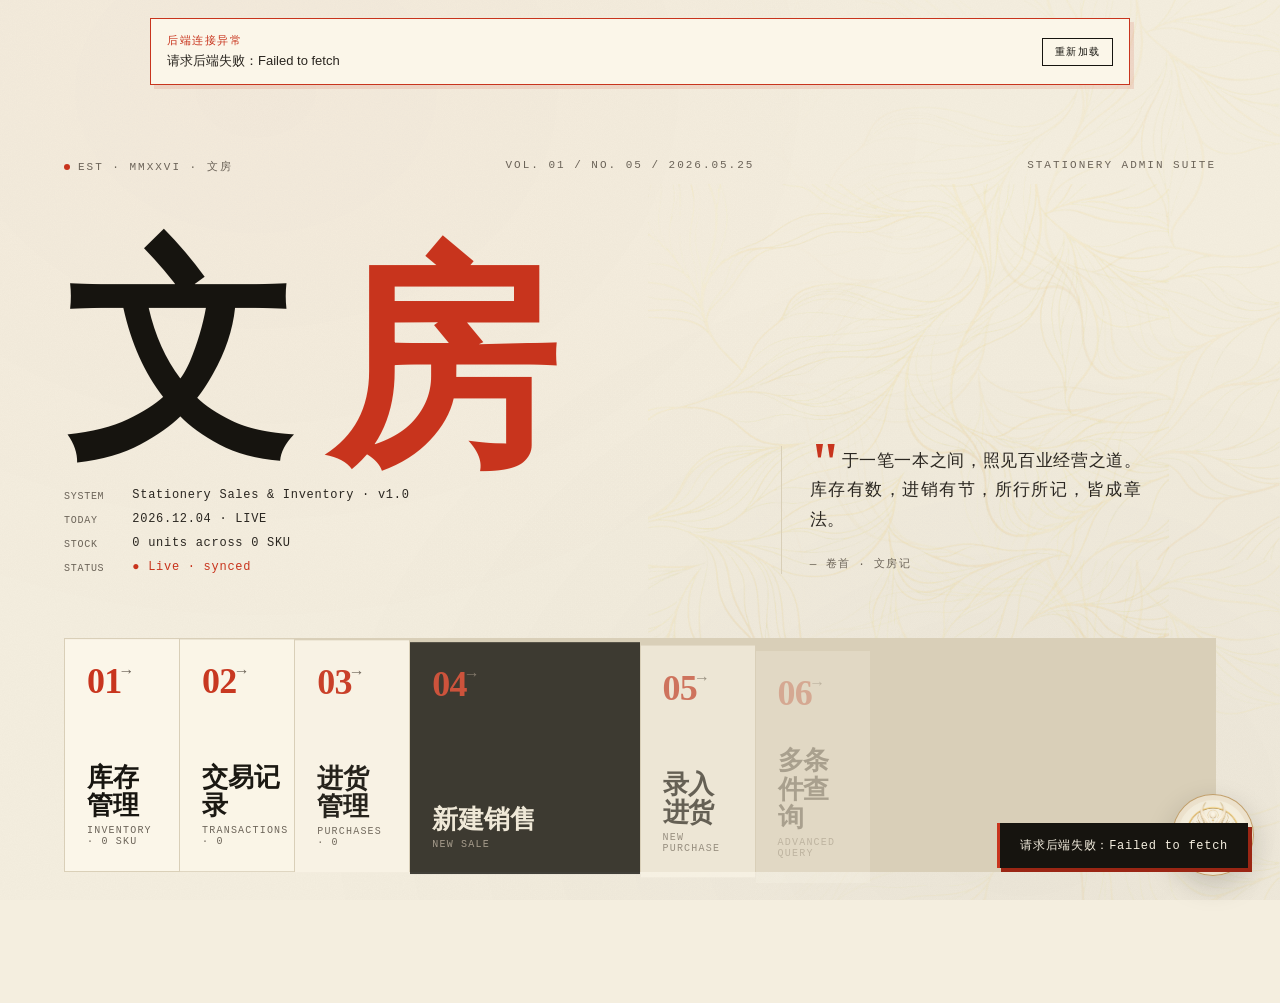
<file: v1.2/frontend/index.html>
<!doctype html>
<html lang="zh-CN">
<head>
<meta charset="UTF-8" />
<title>文房 · 文具销售管理系统</title>
<meta name="viewport" content="width=device-width,initial-scale=1" />
<link rel="stylesheet" href="css/styles.css" />
</head>
<body>
<div id="root"></div>

<script src="vendor/react.development.js" integrity="sha384-hD6/rw4ppMLGNu3tX5cjIb+uRZ7UkRJ6BPkLpg4hAu/6onKUg4lLsHAs9EBPT82L"></script>
<script src="vendor/react-dom.development.js" integrity="sha384-u6aeetuaXnQ38mYT8rp6sbXaQe3NL9t+IBXmnYxwkUI2Hw4bsp2Wvmx4yRQF1uAm"></script>
<script src="vendor/babel.min.js" integrity="sha384-m08KidiNqLdpJqLq95G/LEi8Qvjl/xUYll3QILypMoQ65QorJ9Lvtp2RXYGBFj1y"></script>
<script src="vendor/gsap.min.js"></script>

<script src="js/api.js"></script>
<script type="text/babel" src="js/tweaks-panel.jsx"></script>
<script type="text/babel" src="js/data.jsx"></script>
<script type="text/babel" src="js/ui.jsx"></script>
<script type="text/babel" src="js/assistant.jsx"></script>
<script type="text/babel" src="js/views-welcome.jsx"></script>
<script type="text/babel" src="js/views-tables.jsx"></script>
<script type="text/babel" src="js/views-actions.jsx"></script>
<script type="text/babel" src="js/views-query-stats.jsx"></script>
<script type="text/babel" src="js/app.jsx"></script>
</body>
</html>
</file>
<file: v1.2/frontend/css/styles.css>
/* ============================================
   文房 · Design Tokens
   ============================================ */
:root {
  --paper: #F4EEDF;
  --paper-2: #ECE4D0;
  --paper-3: #FBF6E9;
  --ink: #16140F;
  --ink-2: #2A2620;
  --muted: #6B6358;
  --muted-2: #9A9082;
  --line: #D9CFB8;
  --line-2: #C7BCA0;
  --vermillion: #C8341D;
  --vermillion-deep: #9B2614;
  --jade: #2C5530;
  --gold: #B08545;

  --serif: "Noto Serif SC", "Source Han Serif SC", "Songti SC", serif;
  --sans: "Inter", "Noto Sans SC", "PingFang SC", sans-serif;
  --hans: "Noto Sans SC", "PingFang SC", sans-serif;
  --mono: "JetBrains Mono", "SF Mono", Menlo, monospace;
}

* { box-sizing: border-box; margin: 0; padding: 0; }
html, body { height: 100%; }
body {
  font-family: var(--hans);
  background: var(--paper);
  color: var(--ink);
  font-feature-settings: "ss01", "ss02", "cv11";
  -webkit-font-smoothing: antialiased;
  text-rendering: optimizeLegibility;
  overflow-x: hidden;
}

button { font: inherit; color: inherit; background: none; border: none; cursor: pointer; }
input, select, textarea { font: inherit; color: inherit; }

/* ============================================
   Paper texture overlay
   ============================================ */
.paper-bg {
  position: fixed;
  inset: 0;
  pointer-events: none;
  background-image:
    radial-gradient(ellipse at 20% 10%, rgba(200,52,29,0.025), transparent 50%),
    radial-gradient(ellipse at 80% 90%, rgba(22,20,15,0.04), transparent 50%);
  z-index: 0;
}
.paper-bg::before {
  content: '';
  position: absolute;
  top: 0;
  right: 0;
  width: min(42vw, 560px);
  height: 100%;
  background-image: url("../assets/leaf-vein-watermark.png");
  background-position: right top;
  background-size: 560px auto;
  background-repeat: repeat-y;
  opacity: .085;
  mix-blend-mode: multiply;
  mask-image: linear-gradient(90deg, transparent, rgba(0,0,0,.72) 38%, #000);
}
.paper-bg::after {
  content: '';
  position: absolute;
  inset: 0;
  background-image: url("data:image/svg+xml;utf8,<svg xmlns='http://www.w3.org/2000/svg' width='200' height='200'><filter id='n'><feTurbulence type='fractalNoise' baseFrequency='0.85' numOctaves='2' seed='5'/><feColorMatrix values='0 0 0 0 0.1 0 0 0 0 0.08 0 0 0 0 0.05 0 0 0 0.04 0'/></filter><rect width='100%' height='100%' filter='url(%23n)'/></svg>");
  opacity: 0.5;
  mix-blend-mode: multiply;
}

/* ============================================
   Welcome / Hero
   ============================================ */
.welcome {
  position: relative;
  min-height: 100vh;
  padding: 56px 64px;
  display: grid;
  grid-template-rows: auto 1fr auto;
  gap: 40px;
  z-index: 1;
}
.welcome::before {
  content: '';
  position: absolute;
  top: 9%;
  right: 5%;
  width: min(48vw, 680px);
  aspect-ratio: 1.18;
  pointer-events: none;
  background: center / contain no-repeat url("../assets/leaf-vein-watermark.png");
  opacity: .11;
  mix-blend-mode: multiply;
}
.welcome > * {
  position: relative;
  z-index: 1;
}

.welcome-top {
  display: flex;
  justify-content: space-between;
  align-items: flex-start;
  font-family: var(--mono);
  font-size: 11px;
  letter-spacing: 0.18em;
  text-transform: uppercase;
  color: var(--muted);
}
.welcome-top .stamp {
  display: inline-flex;
  align-items: center;
  gap: 8px;
}
.welcome-top .stamp::before {
  content: '';
  width: 6px; height: 6px; border-radius: 50%;
  background: var(--vermillion);
}

.welcome-hero {
  display: grid;
  grid-template-columns: 1.2fr 0.8fr;
  gap: 64px;
  align-items: end;
  padding: 24px 0;
}
.hero-left { position: relative; }
.hero-title {
  font-family: var(--serif);
  font-weight: 900;
  font-size: clamp(140px, 18vw, 280px);
  line-height: 0.82;
  letter-spacing: -0.04em;
  color: var(--ink);
  display: flex;
  gap: 0.18em;
  align-items: flex-start;
}
.hero-title .ch {
  position: relative;
  display: inline-block;
}
.hero-title .ch:nth-child(1) { transform: translateY(-0.04em); }
.hero-title .hero-room { color: var(--vermillion); }

.hero-meta {
  margin-top: 28px;
  display: grid;
  grid-template-columns: auto 1fr;
  column-gap: 28px;
  row-gap: 10px;
  font-family: var(--mono);
  font-size: 12px;
  letter-spacing: 0.06em;
  color: var(--ink-2);
}
.hero-meta dt { color: var(--muted); text-transform: uppercase; font-size: 10px; padding-top: 3px; }
.hero-meta dd { font-weight: 500; }

.hero-right {
  font-family: var(--serif);
  font-size: 17px;
  line-height: 1.75;
  color: var(--ink-2);
  max-width: 360px;
  text-align: justify;
  border-left: 1px solid var(--line);
  padding-left: 28px;
}
.hero-right .quote-mark {
  font-size: 56px;
  line-height: 0;
  color: var(--vermillion);
  vertical-align: -16px;
  font-weight: 700;
}
.hero-right em {
  display: block;
  margin-top: 20px;
  font-style: normal;
  font-size: 11px;
  font-family: var(--mono);
  color: var(--muted);
  letter-spacing: 0.12em;
  text-transform: uppercase;
}

/* Function grid */
.func-grid {
  display: grid;
  grid-template-columns: repeat(10, minmax(0, 1fr));
  gap: 1px;
  background: var(--line);
  border: 1px solid var(--line);
}
.func-tile {
  background: var(--paper-3);
  padding: 24px 22px;
  display: flex;
  flex-direction: column;
  justify-content: space-between;
  gap: 36px;
  min-height: 168px;
  text-align: left;
  cursor: pointer;
  transition: background .25s ease, transform .25s ease;
  position: relative;
  overflow: hidden;
}
.func-tile:hover {
  background: var(--ink);
  color: var(--paper);
}
.func-tile:hover .tile-num,
.func-tile:hover .tile-arrow { color: var(--vermillion); }
.func-tile.span-2 { grid-column: span 2; }
.func-tile.feature {
  grid-column: span 2;
  grid-row: span 1;
  background: var(--ink);
  color: var(--paper);
}
.func-tile.feature:hover { background: var(--vermillion); }
.func-tile.feature .tile-num { color: var(--vermillion); }
.func-tile.feature:hover .tile-num { color: var(--paper); }

.tile-top {
  display: flex;
  justify-content: space-between;
  align-items: flex-start;
  font-family: var(--mono);
  font-size: 10px;
  letter-spacing: 0.14em;
  text-transform: uppercase;
}
.tile-num {
  font-family: var(--serif);
  font-weight: 700;
  font-size: 36px;
  color: var(--vermillion);
  letter-spacing: -0.02em;
  line-height: 1;
}
.tile-arrow { font-size: 16px; color: var(--muted); }

.tile-bottom { display: flex; flex-direction: column; gap: 4px; }
.tile-label {
  font-family: var(--serif);
  font-size: 26px;
  font-weight: 600;
  letter-spacing: -0.01em;
  line-height: 1.1;
}
.tile-sub {
  font-family: var(--mono);
  font-size: 10px;
  letter-spacing: 0.12em;
  text-transform: uppercase;
  color: var(--muted);
}
.func-tile:hover .tile-sub { color: var(--muted-2); }
.func-tile.feature .tile-sub { color: var(--muted-2); }

.welcome-bottom {
  display: flex;
  justify-content: space-between;
  align-items: end;
  font-family: var(--mono);
  font-size: 10px;
  letter-spacing: 0.14em;
  text-transform: uppercase;
  color: var(--muted);
  border-top: 1px solid var(--line);
  padding-top: 16px;
}
.welcome-bottom .vol {
  font-family: var(--serif);
  font-size: 13px;
  color: var(--ink-2);
  letter-spacing: 0.04em;
  text-transform: none;
}
.welcome-stop {
  font-family: var(--mono);
  font-size: 10px;
  letter-spacing: 0.14em;
  color: var(--muted);
  text-transform: uppercase;
  transition: color .15s ease;
}
.welcome-stop:hover { color: var(--vermillion); }

/* ============================================
   App shell after welcome
   ============================================ */
.app-shell {
  display: grid;
  grid-template-columns: 240px 1fr;
  min-height: 100vh;
  position: relative;
  z-index: 1;
}
.sidebar {
  background: var(--ink);
  color: var(--paper);
  padding: 32px 24px;
  display: flex;
  flex-direction: column;
  gap: 32px;
  position: sticky;
  top: 0;
  height: 100vh;
  overflow-y: auto;
}
.sidebar::after {
  content: '';
  position: absolute;
  right: 0;
  bottom: 0;
  left: 0;
  height: 330px;
  pointer-events: none;
  background: center bottom / 330px auto no-repeat url("../assets/leaf-vein-watermark.png");
  opacity: .09;
  filter: grayscale(1) brightness(1.8);
  mask-image: linear-gradient(180deg, transparent, #000 42%);
}
.sidebar > * {
  position: relative;
  z-index: 1;
}
.sb-brand {
  display: flex;
  flex-direction: column;
  gap: 6px;
  cursor: pointer;
}
.sb-brand .ch {
  font-family: var(--serif);
  font-weight: 900;
  font-size: 38px;
  letter-spacing: 0.18em;
  line-height: 1;
  display: flex;
  gap: 4px;
}
.sb-brand .ch span:last-child { color: var(--vermillion); }
.sb-brand .sb-sub {
  font-family: var(--mono);
  font-size: 9px;
  letter-spacing: 0.22em;
  text-transform: uppercase;
  color: var(--muted-2);
  margin-top: 4px;
}

.sb-section { display: flex; flex-direction: column; gap: 2px; }
.sb-section-title {
  font-family: var(--mono);
  font-size: 9px;
  letter-spacing: 0.22em;
  text-transform: uppercase;
  color: var(--muted-2);
  margin-bottom: 12px;
  padding-left: 4px;
}
.sb-item {
  display: flex;
  align-items: center;
  justify-content: space-between;
  padding: 9px 12px 9px 4px;
  border-radius: 2px;
  font-size: 14px;
  color: rgba(244,238,223,0.7);
  cursor: pointer;
  transition: color .15s ease, background .15s ease;
  position: relative;
}
.sb-item:hover { color: var(--paper); }
.sb-item.active {
  color: var(--paper);
  background: rgba(244,238,223,0.06);
}
.sb-item.active::before {
  content: '';
  position: absolute;
  left: -24px; top: 0; bottom: 0;
  width: 3px;
  background: var(--vermillion);
}
.sb-item .num {
  font-family: var(--mono);
  font-size: 10px;
  color: var(--muted-2);
}
.sb-foot {
  margin-top: auto;
  border-top: 1px solid rgba(244,238,223,0.1);
  padding-top: 16px;
  font-family: var(--mono);
  font-size: 10px;
  letter-spacing: 0.14em;
  color: var(--muted-2);
  text-transform: uppercase;
}
.sb-foot .live {
  display: inline-flex; align-items: center; gap: 6px;
  margin-bottom: 6px;
}
.sb-foot .live::before {
  content: ''; width: 6px; height: 6px; border-radius: 50%;
  background: #4ade80; box-shadow: 0 0 8px #4ade80;
  animation: pulse 2s ease-in-out infinite;
}
.sb-stop {
  margin-top: 8px;
  color: var(--muted-2);
  cursor: pointer;
  transition: color .15s ease;
}
.sb-stop:hover { color: var(--vermillion); }
@keyframes pulse { 0%, 100% { opacity: 1; } 50% { opacity: 0.4; } }

/* Stopped state */
.stopped-screen {
  position: relative;
  z-index: 1;
  min-height: 100vh;
  display: grid;
  place-items: center;
  padding: 40px;
}
.stopped-card {
  width: min(560px, 100%);
  padding: 52px 48px;
  border: 1px solid var(--ink);
  background: var(--paper-3);
  box-shadow: 12px 12px 0 var(--vermillion);
  text-align: center;
}
.stopped-kicker,
.stopped-note {
  font-family: var(--mono);
  font-size: 10px;
  letter-spacing: .16em;
  color: var(--muted);
  text-transform: uppercase;
}
.stopped-mark {
  width: 72px;
  height: 72px;
  margin: 28px auto 22px;
  display: grid;
  place-items: center;
  border: 3px solid var(--vermillion);
  color: var(--vermillion);
  font-family: var(--serif);
  font-size: 38px;
  font-weight: 700;
}
.stopped-card h1 {
  font-family: var(--serif);
  font-size: 44px;
  letter-spacing: -.02em;
}
.stopped-card p {
  margin: 18px auto 26px;
  color: var(--ink-2);
  font-family: var(--serif);
  font-size: 16px;
  line-height: 1.8;
}

/* Main */
.main {
  padding: 48px 56px 80px;
  max-width: 100%;
  overflow-x: hidden;
}
.page-head {
  display: flex;
  justify-content: space-between;
  align-items: flex-end;
  margin-bottom: 36px;
  border-bottom: 1px solid var(--line);
  padding-bottom: 20px;
}
.page-head-left { display: flex; flex-direction: column; gap: 8px; }
.crumb {
  font-family: var(--mono);
  font-size: 10px;
  letter-spacing: 0.18em;
  text-transform: uppercase;
  color: var(--muted);
}
.crumb .sep { margin: 0 8px; color: var(--line-2); }
.page-title {
  font-family: var(--serif);
  font-size: 48px;
  font-weight: 700;
  line-height: 1;
  letter-spacing: -0.02em;
}
.page-title .cn-num {
  color: var(--vermillion);
  margin-right: 14px;
  font-weight: 900;
}
.page-actions { display: flex; gap: 8px; }

/* ============================================
   Stats strip
   ============================================ */
.stats-strip {
  display: grid;
  grid-template-columns: repeat(4, 1fr);
  gap: 1px;
  background: var(--line);
  border: 1px solid var(--line);
  margin-bottom: 32px;
}
.stat-cell {
  background: var(--paper-3);
  padding: 22px 24px;
  display: flex;
  flex-direction: column;
  gap: 8px;
}
.stat-label {
  font-family: var(--mono);
  font-size: 10px;
  letter-spacing: 0.16em;
  text-transform: uppercase;
  color: var(--muted);
}
.stat-value {
  font-family: var(--serif);
  font-size: 42px;
  font-weight: 600;
  line-height: 1;
  letter-spacing: -0.02em;
}
.stat-value .unit {
  font-family: var(--sans);
  font-size: 14px;
  color: var(--muted);
  margin-left: 6px;
  font-weight: 400;
}
.stat-foot {
  font-family: var(--mono);
  font-size: 10px;
  letter-spacing: 0.08em;
  color: var(--muted);
}
.stat-foot.up { color: var(--jade); }
.stat-foot.down { color: var(--vermillion); }

/* ============================================
   Toolbar
   ============================================ */
.toolbar {
  display: flex;
  gap: 8px;
  align-items: center;
  margin-bottom: 16px;
  flex-wrap: wrap;
}
.tb-search {
  flex: 1;
  min-width: 240px;
  display: flex;
  align-items: center;
  gap: 10px;
  border: 1px solid var(--line);
  background: var(--paper-3);
  padding: 10px 14px;
  font-family: var(--mono);
  font-size: 12px;
  letter-spacing: 0.04em;
}
.tb-search input {
  flex: 1;
  border: none;
  outline: none;
  background: none;
  font-family: var(--mono);
  font-size: 12px;
  letter-spacing: 0.04em;
}
.tb-search .icn { color: var(--muted); font-size: 11px; }
.tb-select {
  border: 1px solid var(--line);
  background: var(--paper-3);
  padding: 10px 14px;
  font-family: var(--mono);
  font-size: 11px;
  letter-spacing: 0.06em;
  text-transform: uppercase;
  cursor: pointer;
  appearance: none;
  background-image: linear-gradient(45deg, transparent 50%, var(--ink) 50%),
                    linear-gradient(135deg, var(--ink) 50%, transparent 50%);
  background-position: calc(100% - 16px) 50%, calc(100% - 12px) 50%;
  background-size: 4px 4px;
  background-repeat: no-repeat;
  padding-right: 32px;
}
.btn {
  padding: 10px 18px;
  font-family: var(--mono);
  font-size: 11px;
  letter-spacing: 0.12em;
  text-transform: uppercase;
  border: 1px solid var(--ink);
  background: var(--paper-3);
  color: var(--ink);
  cursor: pointer;
  transition: all .15s ease;
  white-space: nowrap;
}
.btn:hover { background: var(--ink); color: var(--paper); }
.btn-primary { background: var(--ink); color: var(--paper); }
.btn-primary:hover { background: var(--vermillion); border-color: var(--vermillion); }
.btn-danger { border-color: var(--vermillion); color: var(--vermillion); }
.btn-danger:hover { background: var(--vermillion); color: var(--paper); border-color: var(--vermillion); }
.btn-ghost { border-color: transparent; padding: 8px 10px; }
.btn-ghost:hover { background: var(--paper-2); color: var(--ink); }
.btn-sm { padding: 6px 12px; font-size: 10px; }
.btn:disabled {
  cursor: not-allowed;
  opacity: .55;
}
.btn:disabled:hover {
  background: var(--paper-3);
  color: var(--ink);
  border-color: var(--ink);
}

.api-error {
  position: relative;
  z-index: 2;
  display: flex;
  align-items: center;
  justify-content: space-between;
  gap: 18px;
  max-width: 980px;
  margin: 18px auto;
  padding: 14px 16px;
  border: 1px solid var(--vermillion);
  background: var(--paper-3);
  color: var(--ink);
  box-shadow: 4px 4px 0 rgba(200, 52, 29, .12);
}
.api-error.inline {
  margin: 0 0 24px;
  max-width: none;
}
.api-error-title {
  font-family: var(--mono);
  font-size: 11px;
  letter-spacing: .14em;
  color: var(--vermillion);
  text-transform: uppercase;
  margin-bottom: 4px;
}
.api-error-msg {
  font-size: 13px;
  color: var(--ink-2);
}

.sk {
  display: block;
  position: relative;
  overflow: hidden;
  background: var(--paper-2);
  border: 1px solid rgba(31, 26, 20, .06);
}
.sk::after {
  content: "";
  position: absolute;
  inset: 0;
  transform: translateX(-100%);
  background: linear-gradient(90deg, transparent, rgba(255, 255, 255, .5), transparent);
  animation: sk-shimmer 1.2s infinite;
}
.sk-label { width: 42%; height: 12px; }
.sk-value { width: 70%; height: 42px; }
.sk-foot { width: 54%; height: 10px; }
.sk-line {
  width: 100%;
  height: 13px;
}
.sk-row td {
  height: 48px;
}
@keyframes sk-shimmer {
  100% { transform: translateX(100%); }
}

/* ============================================
   Table
   ============================================ */
.tbl-wrap {
  border: 1px solid var(--line);
  background: var(--paper-3);
  overflow-x: auto;
}
table.tbl {
  width: 100%;
  border-collapse: collapse;
  font-size: 13px;
}
.tbl thead th {
  font-family: var(--mono);
  font-size: 10px;
  font-weight: 500;
  letter-spacing: 0.14em;
  text-transform: uppercase;
  color: var(--muted);
  text-align: left;
  padding: 14px 16px;
  border-bottom: 1px solid var(--line);
  background: var(--paper-2);
  white-space: nowrap;
  position: sticky;
  top: 0;
  cursor: pointer;
  user-select: none;
}
.tbl thead th:hover { color: var(--ink); }
.tbl thead th.sort-asc::after { content: ' ↑'; color: var(--vermillion); }
.tbl thead th.sort-desc::after { content: ' ↓'; color: var(--vermillion); }
.tbl tbody td {
  padding: 14px 16px;
  border-bottom: 1px solid var(--line);
  vertical-align: middle;
}
.tbl tbody tr {
  transition: background .12s ease;
}
.tbl tbody tr:hover { background: var(--paper-2); }
.tbl tbody tr:last-child td { border-bottom: none; }
.tbl .id-cell {
  font-family: var(--mono);
  font-size: 11px;
  color: var(--ink-2);
  letter-spacing: 0.04em;
}
.tbl .name-cell { font-weight: 500; }
.tbl .num-cell {
  font-family: var(--mono);
  font-variant-numeric: tabular-nums;
  text-align: right;
}
.tbl .actions-cell {
  display: flex;
  gap: 4px;
  justify-content: flex-end;
}
.pagination {
  display: flex;
  align-items: center;
  justify-content: space-between;
  gap: 16px;
  padding: 14px 16px;
  border: 1px solid var(--line);
  border-top: 0;
  background: rgba(251,246,233,.88);
}
.pagination-summary {
  color: var(--muted);
  font-family: var(--mono);
  font-size: 10px;
  letter-spacing: .08em;
}
.pagination-controls {
  display: flex;
  align-items: center;
  gap: 5px;
}
.pagination-btn,
.pagination-page {
  min-width: 32px;
  height: 30px;
  padding: 0 8px;
  border: 1px solid var(--line);
  color: var(--muted);
  background: var(--paper-3);
  font-family: var(--mono);
  font-size: 10px;
  transition: border-color .15s ease, color .15s ease, background .15s ease;
}
.pagination-btn:hover:not(:disabled),
.pagination-page:hover,
.pagination-page.active {
  border-color: var(--vermillion);
  color: var(--vermillion);
}
.pagination-page.active { background: rgba(200,52,29,.06); }
.pagination-btn:disabled { cursor: not-allowed; opacity: .35; }

.cat-tag {
  display: inline-block;
  padding: 3px 8px;
  font-family: var(--mono);
  font-size: 10px;
  letter-spacing: 0.08em;
  text-transform: uppercase;
  border: 1px solid var(--line-2);
  background: var(--paper-2);
  color: var(--ink-2);
}
.cat-tag.eraser { border-color: var(--vermillion); color: var(--vermillion); }
.cat-tag.pen { border-color: var(--ink-2); color: var(--ink-2); }
.cat-tag.notebook { border-color: var(--jade); color: var(--jade); }
.cat-tag.ruler { border-color: var(--gold); color: var(--gold); }
.cat-tag.other { border-color: var(--muted-2); color: var(--muted); }

.empty {
  padding: 80px 40px;
  text-align: center;
  color: var(--muted);
  font-family: var(--mono);
  font-size: 12px;
  letter-spacing: 0.1em;
  text-transform: uppercase;
}

/* ============================================
   Modal
   ============================================ */
.modal-backdrop {
  position: fixed; inset: 0;
  background: rgba(22,20,15,0.55);
  backdrop-filter: blur(4px);
  z-index: 100;
  display: flex;
  align-items: center;
  justify-content: center;
  padding: 40px;
  animation: fadein .2s ease;
}
@keyframes fadein { from { opacity: 0; } to { opacity: 1; } }
.modal {
  position: fixed;
  top: 50%;
  left: 50%;
  transform: translate(-50%, -50%);
  background: var(--paper-3);
  border: 1px solid var(--ink);
  width: 560px;
  max-width: 100%;
  max-height: 90vh;
  overflow-y: auto;
  box-shadow: 12px 12px 0 var(--vermillion);
  animation: slidein .25s cubic-bezier(0.16, 1, 0.3, 1);
}
.modal.wide { width: 720px; }
@keyframes slidein {
  from { transform: translate(calc(-50% - 8px), calc(-50% - 8px)); opacity: 0; }
  to { transform: translate(-50%, -50%); opacity: 1; }
}
.modal-head {
  padding: 28px 32px 20px;
  border-bottom: 1px solid var(--line);
  display: flex;
  justify-content: space-between;
  align-items: flex-end;
}
.modal-title {
  font-family: var(--serif);
  font-size: 28px;
  font-weight: 700;
  letter-spacing: -0.01em;
  line-height: 1;
}
.modal-sub {
  font-family: var(--mono);
  font-size: 10px;
  letter-spacing: 0.16em;
  text-transform: uppercase;
  color: var(--muted);
  margin-top: 6px;
}
.modal-close {
  font-family: var(--mono);
  font-size: 18px;
  color: var(--muted);
  width: 32px; height: 32px;
  display: flex; align-items: center; justify-content: center;
}
.modal-close:hover { color: var(--vermillion); }
.modal-body { padding: 24px 32px; }
.modal-foot {
  padding: 16px 32px 24px;
  border-top: 1px solid var(--line);
  display: flex;
  gap: 8px;
  justify-content: flex-end;
}

/* Form */
.form-grid {
  display: grid;
  grid-template-columns: 1fr 1fr;
  gap: 18px;
}
.form-grid .full { grid-column: 1 / -1; }
.field { display: flex; flex-direction: column; gap: 6px; }
.field label {
  font-family: var(--mono);
  font-size: 10px;
  letter-spacing: 0.14em;
  text-transform: uppercase;
  color: var(--muted);
}
.field input, .field select, .field textarea {
  border: 1px solid var(--line-2);
  background: var(--paper);
  padding: 10px 12px;
  font-family: var(--sans);
  font-size: 14px;
  outline: none;
  transition: border-color .15s ease;
}
.field input:focus, .field select:focus, .field textarea:focus {
  border-color: var(--ink);
}
.field input.mono { font-family: var(--mono); font-size: 13px; }
.field .help {
  font-family: var(--mono);
  font-size: 10px;
  color: var(--muted);
  letter-spacing: 0.04em;
}

/* ============================================
   Action / Sell / Restock pages
   ============================================ */
.action-page {
  display: grid;
  grid-template-columns: 1.3fr 0.7fr;
  gap: 32px;
}
.action-form {
  background: var(--paper-3);
  border: 1px solid var(--line);
  padding: 32px;
}
.action-summary {
  background: var(--ink);
  color: var(--paper);
  padding: 32px;
  display: flex;
  flex-direction: column;
  gap: 20px;
  position: relative;
  overflow: hidden;
}
.action-summary::before {
  content: ''; position: absolute;
  top: -40px; right: -40px;
  width: 160px; height: 160px;
  border: 1px solid rgba(244,238,223,0.1);
  border-radius: 50%;
}
.action-summary::after {
  content: ''; position: absolute;
  top: -20px; right: -20px;
  width: 120px; height: 120px;
  border: 1px solid rgba(244,238,223,0.1);
  border-radius: 50%;
}
.summary-row {
  display: flex;
  justify-content: space-between;
  align-items: baseline;
  padding-bottom: 12px;
  border-bottom: 1px dashed rgba(244,238,223,0.15);
}
.summary-row:last-child { border-bottom: none; padding-bottom: 0; }
.summary-key {
  font-family: var(--mono);
  font-size: 10px;
  letter-spacing: 0.14em;
  text-transform: uppercase;
  color: var(--muted-2);
}
.summary-val {
  font-family: var(--mono);
  font-size: 14px;
  font-variant-numeric: tabular-nums;
}
.summary-total {
  font-family: var(--serif);
  font-size: 48px;
  font-weight: 700;
  line-height: 1;
  letter-spacing: -0.02em;
  color: var(--vermillion);
}

.action-tip {
  font-family: var(--mono);
  font-size: 10px;
  letter-spacing: 0.14em;
  text-transform: uppercase;
  color: var(--muted-2);
  border-left: 2px solid var(--vermillion);
  padding-left: 12px;
}

/* ============================================
   Stats dashboard
   ============================================ */
.dash {
  display: grid;
  grid-template-columns: 1fr 1fr;
  gap: 24px;
}
.dash > .full { grid-column: 1 / -1; }
.dash-card {
  background: var(--paper-3);
  border: 1px solid var(--line);
  padding: 28px;
  position: relative;
}
.dash-card.dark {
  background: var(--ink);
  color: var(--paper);
}
.dash-card-head {
  display: flex;
  justify-content: space-between;
  align-items: flex-start;
  margin-bottom: 20px;
}
.dash-eyebrow {
  font-family: var(--mono);
  font-size: 10px;
  letter-spacing: 0.18em;
  text-transform: uppercase;
  color: var(--muted);
}
.dash-card.dark .dash-eyebrow { color: var(--muted-2); }
.dash-title {
  font-family: var(--serif);
  font-size: 24px;
  font-weight: 600;
  letter-spacing: -0.01em;
  margin-top: 4px;
}
.big-number {
  font-family: var(--serif);
  font-size: 96px;
  font-weight: 700;
  line-height: 0.9;
  letter-spacing: -0.04em;
  color: var(--vermillion);
}
.big-number .small {
  font-family: var(--sans);
  font-size: 16px;
  color: var(--muted);
  margin-left: 8px;
  font-weight: 400;
  vertical-align: middle;
}

/* Sales overview */
.sales-trend-card {
  min-height: 310px;
  overflow: hidden;
}
.sales-trend-card::after {
  content: '';
  position: absolute;
  right: -24px;
  bottom: -24px;
  width: min(48%, 430px);
  aspect-ratio: 1.16;
  pointer-events: none;
  background: center / contain no-repeat url("../assets/leaf-vein-watermark.png");
  opacity: .14;
  filter: saturate(.7) brightness(1.2);
}
.sales-trend-card > * {
  position: relative;
  z-index: 1;
}
.trend-summary {
  display: grid;
  grid-template-columns: 1fr;
  gap: 22px;
  align-items: end;
  margin-top: 26px;
}
.trend-total {
  margin-top: 14px;
  color: var(--vermillion);
  font-family: var(--serif);
  font-size: clamp(52px, 5.8vw, 82px);
  font-weight: 700;
  line-height: .95;
  letter-spacing: -.05em;
}
.trend-meta {
  margin-top: 12px;
  color: var(--muted-2);
  font-family: var(--mono);
  font-size: 11px;
  letter-spacing: .06em;
}
.sales-week-chart {
  height: 176px;
  margin-top: 0;
}
.category-share-card {
  display: flex;
  flex-direction: column;
}
.category-share-body {
  flex: 1;
  display: grid;
  grid-template-columns: minmax(240px, 280px) minmax(160px, 220px);
  justify-content: center;
  gap: 30px;
  align-items: center;
}
.sales-donut {
  width: min(100%, 280px);
  margin: 0 auto;
  overflow: visible;
  transform: rotate(-90deg);
}
.sales-donut-track,
.sales-donut-segment {
  fill: none;
  stroke-width: 14;
}
.sales-donut-track { stroke: var(--paper-2); }
.sales-donut-segment { stroke-linecap: butt; }
.category-legend {
  display: flex;
  flex-direction: column;
  gap: 11px;
}
.category-legend-row {
  display: grid;
  grid-template-columns: 8px 1fr auto;
  align-items: center;
  gap: 8px;
  color: var(--ink-2);
  font-size: 12px;
}
.category-legend-row strong {
  font-family: var(--mono);
  font-size: 11px;
  font-weight: 500;
}
.category-dot {
  width: 7px;
  height: 7px;
  border-radius: 50%;
}
.ranking-chart {
  display: grid;
  grid-template-columns: 1fr 1fr;
  column-gap: 34px;
  row-gap: 16px;
}
.ranking-bar-row {
  display: grid;
  grid-template-columns: 32px 1fr;
  gap: 12px;
  align-items: center;
}
.ranking-bar-main { min-width: 0; }
.ranking-bar-head {
  display: flex;
  justify-content: space-between;
  gap: 12px;
  margin-bottom: 7px;
}
.ranking-bar-track {
  height: 8px;
  overflow: hidden;
  background: var(--paper-2);
}
.ranking-bar-fill {
  height: 100%;
  background: var(--vermillion);
}

/* Bar chart */
.bar-chart {
  display: flex;
  align-items: flex-end;
  gap: 4px;
  height: 200px;
  margin-top: 20px;
}
.bar-col {
  flex: 1;
  display: flex;
  flex-direction: column;
  align-items: center;
  gap: 8px;
  height: 100%;
}
.bar-fill {
  width: 100%;
  background: var(--vermillion);
  position: relative;
  min-height: 2px;
  transition: height .4s cubic-bezier(0.16,1,0.3,1);
}
.dash-card.dark .bar-fill { background: var(--paper); }
.bar-fill-wrap {
  flex: 1;
  width: 100%;
  display: flex;
  align-items: flex-end;
  position: relative;
}
.bar-value {
  position: absolute;
  top: -22px;
  left: 50%;
  transform: translateX(-50%);
  font-family: var(--mono);
  font-size: 10px;
  font-variant-numeric: tabular-nums;
  white-space: nowrap;
}
.bar-label {
  font-family: var(--mono);
  font-size: 9px;
  letter-spacing: 0.06em;
  color: var(--muted);
}

/* Top items list */
.top-list { display: flex; flex-direction: column; gap: 14px; margin-top: 12px; }
.top-row {
  display: grid;
  grid-template-columns: 32px 1fr auto;
  align-items: center;
  gap: 14px;
  padding-bottom: 14px;
  border-bottom: 1px solid var(--line);
}
.top-row:last-child { border-bottom: none; padding-bottom: 0; }
.top-rank {
  font-family: var(--serif);
  font-size: 24px;
  font-weight: 700;
  color: var(--vermillion);
}
.top-name { font-size: 14px; font-weight: 500; }
.top-meta { font-family: var(--mono); font-size: 10px; color: var(--muted); margin-top: 2px; }
.top-val { font-family: var(--mono); font-size: 14px; font-variant-numeric: tabular-nums; }

/* Query page */
.query-form {
  background: var(--paper-3);
  border: 1px solid var(--line);
  padding: 28px;
  margin-bottom: 24px;
}
.query-form-grid {
  display: grid;
  grid-template-columns: repeat(4, 1fr);
  gap: 18px;
}

@media (max-width: 1120px) {
  .func-grid { grid-template-columns: repeat(4, minmax(0, 1fr)); }
  .func-tile.feature { grid-column: span 1; }
  .dash { grid-template-columns: 1fr; }
  .dash > .full { grid-column: auto; }
  .trend-summary { grid-template-columns: 1fr; gap: 22px; }
  .ranking-chart { grid-template-columns: 1fr; }
}

@media (max-width: 720px) {
  .category-share-body {
    grid-template-columns: 1fr;
  }
  .category-legend {
    width: min(100%, 280px);
    margin: 0 auto;
  }
}

@media (prefers-reduced-motion: reduce) {
  .welcome,
  .app-shell,
  .main {
    opacity: 1 !important;
    transform: none !important;
  }
}

/* Bai Ze assistant */
.assistant-dock {
  position: fixed;
  right: 26px;
  bottom: 24px;
  z-index: 180;
  display: flex;
  flex-direction: column;
  align-items: flex-end;
  gap: 12px;
}
.assistant-fab {
  width: 82px;
  height: 82px;
  border-radius: 50%;
  border: 1px solid rgba(176,133,69,.74);
  background: radial-gradient(circle, rgba(251,246,233,.98), rgba(236,228,208,.96));
  box-shadow: 0 10px 28px rgba(22,20,15,.18), inset 0 0 0 5px rgba(176,133,69,.08);
  display: grid;
  place-items: center;
  position: relative;
  transition: transform .2s ease, box-shadow .2s ease;
}
.assistant-fab:hover {
  transform: translateY(-4px);
  box-shadow: 0 14px 34px rgba(22,20,15,.24), inset 0 0 0 5px rgba(176,133,69,.12);
}
.assistant-fab img {
  width: 72px;
  height: 72px;
  object-fit: contain;
}
.assistant-panel {
  width: min(390px, calc(100vw - 32px));
  height: min(680px, calc(100vh - 128px));
  display: flex;
  flex-direction: column;
  overflow: hidden;
  border: 1px solid var(--line-2);
  background: rgba(251,246,233,.98);
  box-shadow: 0 18px 48px rgba(22,20,15,.23);
}
.assistant-head {
  min-height: 78px;
  padding: 14px 16px;
  display: flex;
  align-items: center;
  gap: 12px;
  color: var(--paper);
  background: var(--ink);
  border-bottom: 3px solid var(--vermillion);
}
.assistant-head-mark {
  width: 50px;
  height: 50px;
  border: 1px solid rgba(176,133,69,.7);
  border-radius: 50%;
  background: var(--ink-2);
  display: grid;
  place-items: center;
}
.assistant-head-mark img { width: 46px; height: 46px; object-fit: contain; }
.assistant-kicker {
  color: var(--muted-2);
  font-family: var(--mono);
  font-size: 8px;
  letter-spacing: .16em;
}
.assistant-head h2 {
  margin-top: 3px;
  font-family: var(--serif);
  font-size: 22px;
  letter-spacing: .08em;
}
.assistant-close {
  margin-left: auto;
  color: var(--paper);
  font-size: 24px;
  line-height: 1;
}
.assistant-key-form {
  margin: auto 20px;
  padding: 24px 20px;
  border: 1px solid var(--line);
  background: var(--paper);
}
.assistant-key-title {
  font-family: var(--serif);
  font-size: 20px;
  font-weight: 700;
}
.assistant-key-form p {
  margin: 10px 0 16px;
  color: var(--muted);
  font-size: 12px;
  line-height: 1.7;
}
.assistant-key-form input,
.assistant-compose textarea {
  width: 100%;
  border: 1px solid var(--line-2);
  background: var(--paper-3);
  padding: 10px 11px;
  outline: none;
  resize: none;
}
.assistant-key-form input:focus,
.assistant-compose textarea:focus { border-color: var(--gold); }
.assistant-primary {
  margin-top: 10px;
  padding: 9px 12px;
  color: var(--paper-3);
  background: var(--vermillion);
  font-size: 12px;
  transition: background .15s ease;
}
.assistant-primary:hover { background: var(--vermillion-deep); }
.assistant-primary:disabled { cursor: wait; opacity: .5; }
.assistant-messages {
  flex: 1;
  overflow-y: auto;
  padding: 16px;
  display: flex;
  flex-direction: column;
  gap: 10px;
}
.assistant-message {
  max-width: 88%;
  padding: 10px 11px;
  border: 1px solid var(--line);
  background: var(--paper);
  color: var(--ink-2);
  font-size: 13px;
  line-height: 1.65;
  white-space: pre-wrap;
}
.assistant-message.user {
  align-self: flex-end;
  border-color: rgba(200,52,29,.24);
  background: rgba(200,52,29,.07);
}
.assistant-message.error { color: var(--vermillion-deep); }
.assistant-thinking {
  color: var(--muted);
  font-family: var(--mono);
  font-size: 10px;
  letter-spacing: .08em;
}
.assistant-shortcuts {
  padding: 0 16px 10px;
  display: grid;
  grid-template-columns: repeat(2, minmax(0, 1fr));
  gap: 6px;
}
.assistant-shortcuts button {
  min-width: 0;
  padding: 5px 8px;
  border: 1px solid var(--line);
  color: var(--muted);
  font-size: 11px;
  line-height: 1.45;
  text-align: left;
}
.assistant-shortcuts button:hover { border-color: var(--gold); color: var(--ink); }
.assistant-compose {
  padding: 12px 16px 16px;
  border-top: 1px solid var(--line);
  background: var(--paper);
}
.assistant-compose .assistant-primary { width: 100%; }
.assistant-sale-card {
  margin-top: 10px;
  padding: 10px;
  border: 1px solid rgba(176,133,69,.55);
  background: var(--paper-3);
}
.assistant-sale-title {
  margin-bottom: 7px;
  color: var(--vermillion);
  font-family: var(--mono);
  font-size: 10px;
  letter-spacing: .08em;
}
.assistant-sale-row {
  display: grid;
  grid-template-columns: 1fr auto;
  gap: 2px 8px;
  padding: 6px 0;
  border-bottom: 1px solid var(--line);
}
.assistant-sale-row small { grid-column: 1 / -1; color: var(--muted); }
.assistant-sale-total {
  padding-top: 8px;
  text-align: right;
}
.assistant-sale-card .assistant-primary { width: 100%; }

/* Toast */
.toast-wrap {
  position: fixed;
  bottom: 32px;
  right: 32px;
  z-index: 200;
  display: flex;
  flex-direction: column;
  gap: 10px;
}
.toast {
  background: var(--ink);
  color: var(--paper);
  padding: 14px 20px;
  border-left: 3px solid var(--vermillion);
  font-family: var(--mono);
  font-size: 12px;
  letter-spacing: 0.06em;
  min-width: 240px;
  animation: slidein .25s ease;
  box-shadow: 4px 4px 0 var(--vermillion-deep);
}
.toast.ok { border-left-color: #4ade80; box-shadow: 4px 4px 0 #166534; }

/* Confirm */
.confirm-text {
  font-family: var(--serif);
  font-size: 18px;
  line-height: 1.5;
  color: var(--ink-2);
}
.confirm-target {
  margin-top: 16px;
  padding: 14px 16px;
  background: var(--paper-2);
  border-left: 3px solid var(--vermillion);
  font-family: var(--mono);
  font-size: 12px;
}

/* Misc */
.muted { color: var(--muted); }
.mono { font-family: var(--mono); }
.serif { font-family: var(--serif); }
.vermillion { color: var(--vermillion); }

/* Scrollbars */
::-webkit-scrollbar { width: 8px; height: 8px; }
::-webkit-scrollbar-track { background: var(--paper-2); }
::-webkit-scrollbar-thumb { background: var(--line-2); }
::-webkit-scrollbar-thumb:hover { background: var(--muted); }
</file>
